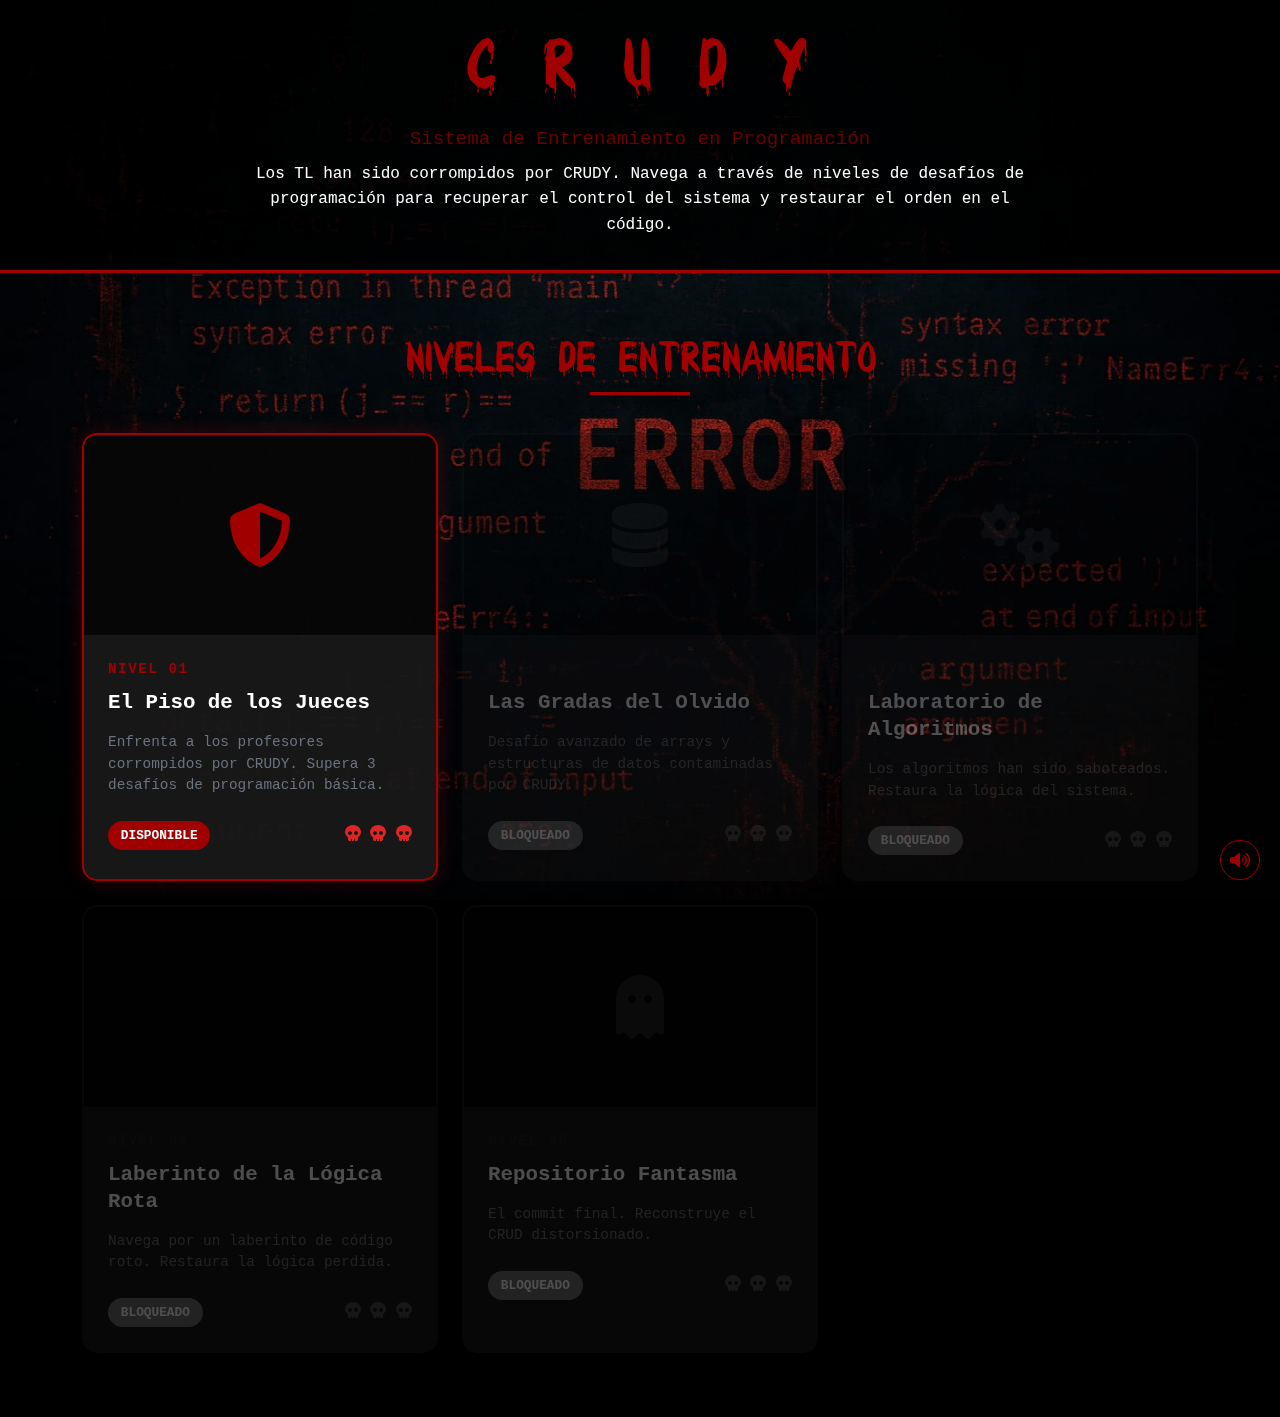
<file: index.html>
<!DOCTYPE html>
<html lang="es">
<head>
    <meta charset="UTF-8">
    <meta name="viewport" content="width=device-width, initial-scale=1.0">
    <title>CRUDY - Sistema de Entrenamiento</title>
    <link href="https://cdnjs.cloudflare.com/ajax/libs/bootstrap/5.3.0/css/bootstrap.min.css" rel="stylesheet">
    <link href="https://cdnjs.cloudflare.com/ajax/libs/font-awesome/6.4.0/css/all.min.css" rel="stylesheet">
    <link rel="stylesheet" href="css/styles.css">

</head>
<body>
    <div class="fondo-glitch"></div>

    <audio id="bgMusic" class="audio-element" loop>
        <source src="assets/audio/fondo1.mp3" type="audio/mpeg">
    </audio>

    <audio id="buttonSound" class="audio-element">
        <source src="assets/sfx/butons.mp3" type="audio/mpeg">
    </audio>

    <div id="soundButton">
        <i class="fas fa-volume-up"></i>
    </div>

    <div id="story-screen" class="story-screen">
        <div class="story-content">
            <h1 id="story-title" class="story-title"></h1>
            <div id="story-text" class="story-text"></div>
            <button id="start-level-btn" class="start-level-btn">Comenzar Nivel</button>
        </div>
    </div>

    <div id="main-page">
        <header class="main-header">
            <div class="container">
                <h1 class="game-logo">
                    <span class="letra-goteo">C</span>
                    <span class="letra-goteo">R</span>
                    <span class="letra-goteo">U</span>
                    <span class="letra-goteo">D</span>
                    <span class="letra-goteo">Y</span>
                </h1>
                <p class="game-subtitle">Sistema de Entrenamiento en Programación</p>
                <p class="game-description">
                    Los TL han sido corrompidos por CRUDY. Navega a través de niveles de desafíos de programación
                    para recuperar el control del sistema y restaurar el orden en el código.
                </p>
            </div>
        </header>

        <section class="levels-container">
            <div class="container">
                <h2 class="section-title">NIVELES DE ENTRENAMIENTO</h2>

                <div class="row g-4">
                    <div class="col-lg-6 col-xl-4">
                        <div class="level-card enabled" id="level1-card" onclick="playButtonSound(); showStory(1)">
                            <div class="level-card-image">
                                <i class="fas fa-shield-alt"></i>
                            </div>
                            <div class="level-card-body">
                                <div class="level-number">Nivel 01</div>
                                <h3 class="level-title">El Piso de los Jueces</h3>
                                <p class="level-description">
                                    Enfrenta a los profesores corrompidos por CRUDY.
                                    Supera 3 desafíos de programación básica.
                                </p>
                                <div class="level-status">
                                    <span class="status-badge status-enabled">Disponible</span>
                                    <div class="level-difficulty">
                                        <i class="fas fa-skull"></i>
                                        <i class="fas fa-skull"></i>
                                        <i class="fas fa-skull"></i>
                                    </div>
                                </div>
                            </div>
                        </div>
                    </div>

                    <div class="col-lg-6 col-xl-4">
                        <div class="level-card" id="level2-card" onclick="playButtonSound(); showStory(2)">
                            <div class="level-card-image">
                                <i class="fas fa-database"></i>
                            </div>
                            <div class="level-card-body">
                                <div class="level-number">Nivel 02</div>
                                <h3 class="level-title">Las Gradas del Olvido</h3>
                                <p class="level-description">
                                    Desafío avanzado de arrays y estructuras de datos
                                    contaminadas por CRUDY.
                                </p>
                                <div class="level-status">
                                    <span class="status-badge status-locked">Bloqueado</span>
                                    <div class="level-difficulty">
                                        <i class="fas fa-skull"></i>
                                        <i class="fas fa-skull"></i>
                                        <i class="fas fa-skull"></i>
                                    </div>
                                </div>
                            </div>
                        </div>
                    </div>

                    <div class="col-lg-6 col-xl-4">
                        <div class="level-card" id="level3-card" onclick="playButtonSound(); showStory(3)">
                            <div class="level-card-image">
                                <i class="fas fa-cogs"></i>
                            </div>
                            <div class="level-card-body">
                                <div class="level-number">Nivel 03</div>
                                <h3 class="level-title">Laboratorio de Algoritmos</h3>
                                <p class="level-description">
                                    Los algoritmos han sido saboteados.
                                    Restaura la lógica del sistema.
                                </p>
                                <div class="level-status">
                                    <span class="status-badge status-locked">Bloqueado</span>
                                    <div class="level-difficulty">
                                        <i class="fas fa-skull"></i>
                                        <i class="fas fa-skull"></i>
                                        <i class="fas fa-skull"></i>
                                    </div>
                                </div>
                            </div>
                        </div>
                    </div>

                    <div class="col-lg-6 col-xl-4">
                        <div class="level-card" id="level4-card" onclick="playButtonSound(); showStory(4)">
                            <div class="level-card-image">
                                <i class="fas fa-labyrinth"></i>
                            </div>
                            <div class="level-card-body">
                                <div class="level-number">Nivel 04</div>
                                <h3 class="level-title">Laberinto de la Lógica Rota</h3>
                                <p class="level-description">
                                    Navega por un laberinto de código roto.
                                    Restaura la lógica perdida.
                                </p>
                                <div class="level-status">
                                    <span class="status-badge status-locked">Bloqueado</span>
                                    <div class="level-difficulty">
                                        <i class="fas fa-skull"></i>
                                        <i class="fas fa-skull"></i>
                                        <i class="fas fa-skull"></i>
                                    </div>
                                </div>
                            </div>
                        </div>
                    </div>

                    <div class="col-lg-6 col-xl-4">
                        <div class="level-card" id="level5-card" onclick="playButtonSound(); showStory(5)">
                            <div class="level-card-image">
                                <i class="fas fa-ghost"></i>
                            </div>
                            <div class="level-card-body">
                                <div class="level-number">Nivel 05</div>
                                <h3 class="level-title">Repositorio Fantasma</h3>
                                <p class="level-description">
                                    El commit final. Reconstruye el CRUD distorsionado.
                                </p>
                                <div class="level-status">
                                    <span class="status-badge status-locked">Bloqueado</span>
                                    <div class="level-difficulty">
                                        <i class="fas fa-skull"></i>
                                        <i class="fas fa-skull"></i>
                                        <i class="fas fa-skull"></i>
                                    </div>
                                </div>
                            </div>
                        </div>
                    </div>
                </div>
            </div>
        </section>
    </div>

    <div id="game-page-level1" class="game-page">
        <div class="game-header">
            <div class="container">
                <div class="row align-items-center">
                    <div class="col-md-8">
                        <h1 class="game-title">NIVEL 1 - EL PISO DE LOS JUECES</h1>
                    </div>
                    <div class="col-md-4 text-end">
                        <div class="lives-container justify-content-end">
                            <span class="text-white me-2">Vidas:</span>
                            <div id="livesDisplayLevel1"></div>
                        </div>
                    </div>
                </div>
            </div>
        </div>

        <div class="progress-container">
            <h3 class="progress-title">Progreso del Nivel 1</h3>
            <div class="progress-bar">
                <div class="progress-fill" id="progress-level1" style="width: 0%"></div>
            </div>
            <p class="progress-text" id="progress-text-level1">0/3 desafíos completados</p>
        </div>

        <div id="challenge1" class="game-card">
            <div class="challenge-container">
                <div class="challenge-content">
                    <h3 class="challenge-title">Desafío 1: Variables - Robin</h3>
                    <div class="challenge-description">
                        <p><strong>Situación:</strong> Robin, el <strong>Defensor del Código Puro</strong>, ha
                            corrompido las variables en este código.</p>
                        <p>¿Puedes identificar qué imprimirá este código?</p>

                        <div class="code-block">
                            let x = 5;
                            let y = 10;
                            let z = x + y;
                            x = 20;
                            console.log(z);</div>
                    </div>

                    <div class="options-container">
                        <div class="option" onclick="playButtonSound(); selectOption(this)">A) 15</div>
                        <div class="option" onclick="playButtonSound(); selectOption(this)">B) 20</div>
                        <div class="option" onclick="playButtonSound(); selectOption(this)">C) 30</div>
                        <div class="option" onclick="playButtonSound(); selectOption(this)">D) Error</div>
                    </div>

                    <button class="validate-btn" onclick="playButtonSound(); validateChallenge(1)">
                        <i class="fas fa-check"></i> Validar Respuesta
                    </button>

                    <div id="feedback1" class="feedback"></div>
                </div>

                <div class="professor-image">
                    <img src="../assets/img/robin.jpg" alt="Robin - Defensor del Código Puro">
                </div>
            </div>
        </div>

        <div id="challenge2" class="game-card">
            <div class="challenge-container">
                <div class="challenge-content">
                    <h3 class="challenge-title">Desafío 2: Condicionales - Anthony</h3>
                    <div class="challenge-description">
                        <p><strong>Situación:</strong> Anthony, <strong>The DOM Reaper</strong>, ha alterado este
                            código.</p>
                        <p>¿Qué mensaje imprimirá?</p>

                        <div class="code-block">let edad = 18;
                            let tieneLicencia = true;

                            if (edad >= 18 && tieneLicencia) {
                            console.log("Puede conducir");
                            } else if (edad >= 18 && !tieneLicencia) {
                            console.log("Necesita licencia");
                            } else {
                            console.log("Muy joven para conducir");
                            }</div>
                    </div>

                    <div class="options-container">
                        <div class="option" onclick="playButtonSound(); selectOption(this)">A) Puede conducir</div>
                        <div class="option" onclick="playButtonSound(); selectOption(this)">B) Necesita licencia</div>
                        <div class="option" onclick="playButtonSound(); selectOption(this)">C) Muy joven para conducir
                        </div>
                        <div class="option" onclick="playButtonSound(); selectOption(this)">D) Error</div>
                    </div>

                    <button class="validate-btn" onclick="playButtonSound(); validateChallenge(2)">
                        <i class="fas fa-check"></i> Validar Respuesta
                    </button>

                    <div id="feedback2" class="feedback"></div>
                </div>

                <div class="professor-image">
                    <img src="../assets/img/antony.jpg" alt="Anthony - The DOM Reaper">
                </div>
            </div>
        </div>

        <div id="challenge3" class="game-card">
            <div class="challenge-container">
                <div class="challenge-content">
                    <h3 class="challenge-title">Desafío 3: Bucles - Ramiro</h3>
                    <div class="challenge-description">
                        <p><strong>Situación:</strong> Ramiro, <strong>El Loop Eterno</strong>, ha modificado este
                            bucle.</p>
                        <p>¿Cuántas veces se ejecutará?</p>

                        <div class="code-block">let contador = 0;
                            for (let i = 0; i < 5; i++) { contador++; if (i===3) break; } console.log(contador);</div>
                    </div>

                    <div class="options-container">
                        <div class="option" onclick="playButtonSound(); selectOption(this)">A) 3</div>
                        <div class="option" onclick="playButtonSound(); selectOption(this)">B) 4</div>
                        <div class="option" onclick="playButtonSound(); selectOption(this)">C) 5</div>
                        <div class="option" onclick="playButtonSound(); selectOption(this)">D) 6</div>
                    </div>

                    <button class="validate-btn" onclick="playButtonSound(); validateChallenge(3)">
                        <i class="fas fa-check"></i> Validar Respuesta
                    </button>

                    <div id="feedback3" class="feedback"></div>
                </div>

                <div class="professor-image">
                    <img src="../assets/img/ramiro.jpg" alt="Ramiro - El Loop Eterno">
                </div>
            </div>
        </div>

        <div id="victory-level1" class="victory-screen" style="display: none;">
            <h2 class="victory-title">¡NIVEL 1 COMPLETADO!</h2>
            <div class="lives-container" style="justify-content: center; margin-bottom: 1.5rem;">
                <i class="fas fa-heart heart"></i>
                <span class="lives-count" id="remaining-lives-level1">5</span>
            </div>
            <p class="victory-message">
                Has superado los 3 desafíos del Nivel 1 y recuperado las llaves del sistema.
                ¡Ahora estás listo para enfrentar el próximo desafío en Las Gradas del Olvido!
            </p>

            <button class="next-level-btn" onclick="playButtonSound(); showStory(2)">
                <i class="fas fa-arrow-right"></i> Avanzar al Nivel 2
            </button>

            <button class="back-btn" onclick="playButtonSound(); showMainPage()">
                <i class="fas fa-home"></i> Volver al Menú Principal
            </button>
        </div>
    </div>

    <div id="game-page-level2" class="game-page">
        <div class="game-header">
            <div class="container">
                <div class="row align-items-center">
                    <div class="col-md-8">
                        <h1 class="game-title">NIVEL 2 - LAS GRADAS DEL OLVIDO</h1>
                    </div>
                    <div class="col-md-4 text-end">
                        <div class="lives-container justify-content-end">
                            <span class="text-white me-2">Vidas:</span>
                            <div id="livesDisplayLevel2"></div>
                        </div>
                    </div>
                </div>
            </div>
        </div>

        <div id="challenge-level2" class="game-card">
            <h3 class="challenge-title">Desafío Avanzado: Arrays y Métodos</h3>
            <div class="challenge-description">
                <p><strong>Situación:</strong> CRUDY ha corrompido este array de datos.</p>
                <p>¿Puedes determinar qué imprimirá este código?</p>

                <div class="code-block">const productos = [
                    {id: 1, nombre: "Laptop", precio: 1200, stock: 5},
                    {id: 2, nombre: "Smartphone", precio: 800, stock: 10},
                    {id: 3, nombre: "Tablet", precio: 500, stock: 8},
                    {id: 4, nombre: "Monitor", precio: 300, stock: 15},
                    {id: 5, nombre: "Teclado", precio: 100, stock: 20}
                    ];

                    // Función corrompida por CRUDY
                    const resultado = productos
                    .filter(p => p.precio > 400)
                    .map(p => ({
                    ...p,
                    precioConDescuento: p.precio * 0.9
                    }))
                    .reduce((total, p) => total + p.precioConDescuento, 0);

                    console.log(resultado);</div>
            </div>

            <div class="options-container">
                <div class="option" onclick="playButtonSound(); selectOption(this)">A) 1530</div>
                <div class="option" onclick="playButtonSound(); selectOption(this)">B) 1800</div>
                <div class="option" onclick="playButtonSound(); selectOption(this)">C) 1980</div>
                <div class="option" onclick="playButtonSound(); selectOption(this)">D) 2200</div>
            </div>

            <button class="validate-btn" onclick="playButtonSound(); validateLevel2()">
                <i class="fas fa-check"></i> Validar Respuesta
            </button>

            <div id="feedback-level2" class="feedback"></div>
        </div>

        <div id="victory-level2" class="victory-screen" style="display: none;">
            <h2 class="victory-title">¡NIVEL 2 COMPLETADO!</h2>
            <div class="lives-container" style="justify-content: center; margin-bottom: 1.5rem;">
                <i class="fas fa-heart heart"></i>
                <span class="lives-count" id="remaining-lives-level2">5</span>
            </div>
            <p class="victory-message">
                Has superado el desafío avanzado de Las Gradas del Olvido y recuperado los datos corrompidos por
                CRUDY.
                ¡Felicidades! Has restaurado el orden en el sistema de programación.
            </p>

            <button class="next-level-btn" onclick="playButtonSound(); showStory(3)">
                <i class="fas fa-arrow-right"></i> Avanzar al Nivel 3
            </button>

            <button class="back-btn" onclick="playButtonSound(); showMainPage()">
                <i class="fas fa-home"></i> Volver al Menú Principal
            </button>
        </div>
    </div>

    <div id="game-page-level3" class="game-page">
        <div class="game-header">
            <div class="container">
                <div class="row align-items-center">
                    <div class="col-md-8">
                        <h1 class="game-title">NIVEL 3 – LABORATORIO DE ALGORITMOS</h1>
                    </div>
                    <div class="col-md-4 text-end">
                        <div class="lives-container justify-content-end">
                            <span class="text-white me-2">Vidas:</span>
                            <div id="livesDisplayLevel3"></div>
                        </div>
                    </div>
                </div>
            </div>
        </div>

        <div id="challenge-level3" class="level">
            <h1>Nivel 3 - Zona de Juegos: CRITICAL HIT</h1>
            <p>Subes al tercer piso. La zona de juegos… no está vacía. CRUDY la ha convertido en un espacio glitcheado, con playstations oxidadas, fichas que tiemblan en la mesa de billar, y una pantalla gigante que dice “PRESS ANY KEY TO SCREAM”.</p>
            <div class="game">
                <h2>¿Qué devuelve este código?</h2>
                <div class="game__options">
                    <pre id="code-level3" class="code"></pre>
                    <div id="options-level3" class="options"></div>
                    <p id="result-level3" class="result"></p>
                    <button id="next-level3" class="next-btn"></button>
                </div>
            </div>
        </div>

        <div id="victory-level3" class="victory-screen" style="display: none;">
            <h2 class="victory-title">¡NIVEL 3 COMPLETADO!</h2>
            <div class="lives-container" style="justify-content: center; margin-bottom: 1.5rem;">
                <i class="fas fa-heart heart"></i>
                <span class="lives-count" id="remaining-lives-level3">5</span>
            </div>
            <p class="victory-message">
                Has restaurado los algoritmos corrompidos por CRUDY.
                ¡Felicidades! El sistema está más cerca de ser liberado.
            </p>

            <button class="next-level-btn" onclick="playButtonSound(); showStory(4)">
                <i class="fas fa-arrow-right"></i> Avanzar al Nivel 4
            </button>

            <button class="back-btn" onclick="playButtonSound(); showMainPage()">
                <i class="fas fa-home"></i> Volver al Menú Principal
            </button>
        </div>
    </div>

    <div id="game-page-level4" class="game-page">
        <div class="game-header">
            <div class="container">
                <div class="row align-items-center">
                    <div class="col-md-8">
                        <h1 class="game-title">NIVEL 4 - LABERINTO DE LA LÓGICA ROTA</h1>
                    </div>
                    <div class="col-md-4 text-end">
                        <div class="lives-container justify-content-end">
                            <span class="text-white me-2">Vidas:</span>
                            <div id="livesDisplayLevel4"></div>
                        </div>
                    </div>
                </div>
            </div>
        </div>

        <div id="challenge-level4" class="level-game">
            <h2>Nivel 4 - El laberinto de la Lógica Rota</h2>
            <pre id="texto-nivel4" class="story-text"></pre>
            <div id="botones-nivel4" class="options"></div>
            <p id="result-level4" class="result"></p> <button id="validate-level4-btn" class="validate-btn mt-3" style="display:none;"></button> </div>

        <div id="victory-level4" class="victory-screen" style="display: none;">
            <h2 class="victory-title">¡NIVEL 4 COMPLETADO!</h2>
            <div class="lives-container" style="justify-content: center; margin-bottom: 1.5rem;">
                <i class="fas fa-heart heart"></i>
                <span class="lives-count" id="remaining-lives-level4">5</span>
            </div>
            <p class="victory-message">
                Has navegado exitosamente por el laberinto de lógica rota.
                ¡Solo queda un nivel para liberar el sistema de CRUDY!
            </p>

            <button class="next-level-btn" onclick="playButtonSound(); showStory(5)">
                <i class="fas fa-arrow-right"></i> Avanzar al Nivel 5
            </button>

            <button class="back-btn" onclick="playButtonSound(); showMainPage()">
                <i class="fas fa-home"></i> Volver al Menú Principal
            </button>
        </div>
    </div>

    <div id="game-page-level5" class="game-page">
        <div class="game-header">
            <div class="container">
                <div class="row align-items-center">
                    <div class="col-md-8">
                        <h1 class="game-title">NIVEL 5 - REPOSITORIO FANTASMA</h1>
                    </div>
                    <div class="col-md-4 text-end">
                        <div class="lives-container justify-content-end">
                            <span class="text-white me-2">Vidas:</span>
                            <div id="livesDisplayLevel5"></div>
                        </div>
                    </div>
                </div>
            </div>
        </div>

        <div id="challenge-level5" class="level">
            <h1>Nivel 5 - Repositorio Fantasma: El Commit Final</h1>
            <p>En este nivel, el jugador debe reconstruir un CRUD distorsionado, en el que cada acción desencadena un efecto mental:</p>
            <div class="game">
                <h2>Elige la opción correcta</h2>
                <div class="game__options">
                    <pre id="code-level5" class="code"></pre>
                    <div id="options-level5" class="options"></div>
                    <p id="result-level5" class="result"></p>
                    <button id="next-level5" class="next-btn"></button>
                </div>
            </div>
        </div>

        <div id="victory-final" class="victory-screen" style="display: none;">
            <h2 class="victory-title">¡HAS DERROTADO A CRUDY!</h2>
            <div class="lives-container" style="justify-content: center; margin-bottom: 1.5rem;">
                <i class="fas fa-heart heart"></i>
                <span class="lives-count" id="remaining-lives-final">5</span>
            </div>
            <p class="victory-message">
                Has completado todos los niveles y liberado el sistema de la corrupción de CRUDY.
                ¡Felicidades, programador! Has restaurado el orden en el código.
            </p>

            <button class="next-level-btn" onclick="playButtonSound(); restartGame()">
                <i class="fas fa-redo"></i> Jugar de Nuevo
            </button>

            <button class="back-btn" onclick="playButtonSound(); showMainPage()">
                <i class="fas fa-home"></i> Volver al Menú Principal
            </button>
        </div>
    </div>

    <div id="game-over" class="game-over-screen" style="display: none;">
        <h2 class="game-over-title">¡GAME OVER!</h2>
        <div class="lives-container" style="justify-content: center; margin-bottom: 1.5rem;">
            <i class="fas fa-heart heart"></i>
            <span class="lives-count">0</span>
        </div>
        <p class="game-over-message">
            Has perdido todas tus vidas. CRUDY ha tomado el control completo del sistema.
            ¡Pero no te rindas! Inténtalo de nuevo y demuestra que puedes vencer al virus.
        </p>

        <button class="restart-btn" onclick="playButtonSound(); restartGame()">
            <i class="fas fa-redo"></i> Reiniciar Juego
        </button>

        <button class="back-btn" onclick="playButtonSound(); showMainPage()">
            <i class="fas fa-home"></i> Volver al Menú Principal
        </button>
    </div>

    
<script src="scripts/script.js"></script> 
</body>
</html>
</file>
<file: css/styles.css>
/* Variables de color */
        :root {
            --primary-black: #000000;
            --primary-red: #dc2626;
            --blood-red: #a00000;
            --dark-red: #6d0101;
            --secondary-white: #ffffff;
            --secondary-gray: #6b7280;
            --secondary-green: #16a34a;
            --accent-blue: #3b82f6;
        }

        /* Reset y estilos base */
        * {
            margin: 0;
            padding: 0;
            box-sizing: border-box;
        }

        body {
            font-family: 'Courier New', monospace;
            background-color: var(--primary-black);
            color: var(--primary-red);
            min-height: 100vh;
            overflow-x: hidden;
            position: relative;
        }

        /* Fondo con efecto glitch */
        .fondo-glitch {
            position: fixed;
            top: 0;
            left: 0;
            width: 100%;
            height: 100%;
            background-image: url('../assets/img/bg1.jpeg'); 
            background-size: cover;
            background-position: center;
            z-index: -1;
            animation: flicker 1.8s infinite;
            pointer-events: none;
        }

        @keyframes flicker {
            0%, 100% { opacity: 1; }
            50% { opacity: 0.3; }
        }

        /* Tipografía especial */
        @font-face {
            font-family: 'Bloody';
            src: url('../assets/fonts/BLOODY.TTF') format('truetype'); /* Hosted font */
            font-weight: normal;
            font-style: normal;
        }

        /* Efecto de letras sangrantes */
        .letra-goteo {
            position: relative;
            display: inline-block;
        }

        .letra-goteo::after {
            content: '';
            position: absolute;
            top: 100%;
            left: 50%;
            width: 2px;
            height: 0px;
            background: #f00;
            transform: translateX(-50%);
            opacity: 0.7;
            animation: derramar 2.6s infinite ease-in-out;
            box-shadow: 0 0 6px #f00, 0 0 3px #900;
        }

        .letra-goteo:nth-child(odd)::after { animation-delay: 0.4s; }
        .letra-goteo:nth-child(even)::after { animation-delay: 1.2s; }

        @keyframes derramar {
            0% { height: 0px; opacity: 0; }
            20% { opacity: 0.6; }
            50% { height: 30vh; }
            70% { height: 60vh; opacity: 0.5; }
            90% { height: 100vh; opacity: 0.2; }
            100% { height: 0px; opacity: 0; }
        }

        /* Header Principal */
        .main-header {
            background: rgba(0, 0, 0, 0.85);
            border-bottom: 3px solid var(--blood-red);
            padding: 2rem 0;
            text-align: center;
            position: relative;
            z-index: 10;
        }

        .game-logo {
            font-family: 'Bloody', sans-serif;
            font-size: 4rem;
            font-weight: normal;
            color: var(--blood-red);
            margin-bottom: 1rem;
            text-transform: uppercase;
            letter-spacing: 0.1em;
        }

        .game-subtitle {
            font-size: 1.2rem;
            color: var(--dark-red);
            margin-bottom: 0.5rem;
        }

        .game-description {
            font-size: 1rem;
            color: var(--secondary-white);
            max-width: 800px;
            margin: 0 auto;
            line-height: 1.6;
        }

        /* Sección de Niveles */
        .levels-container {
            padding: 4rem 0;
            position: relative;
            z-index: 5;
        }

        .section-title {
            text-align: center;
            font-family: 'Bloody', sans-serif;
            font-size: 2.5rem;
            color: var(--blood-red);
            margin-bottom: 3rem;
            position: relative;
        }

        .section-title::after {
            content: '';
            position: absolute;
            bottom: -10px;
            left: 50%;
            transform: translateX(-50%);
            width: 100px;
            height: 3px;
            background: var(--blood-red);
        }

        /* Tarjetas de nivel */
        .level-card {
            background: rgba(26, 26, 26, 0.9);
            border: 2px solid var(--dark-red);
            border-radius: 15px;
            overflow: hidden;
            transition: all 0.3s ease;
            position: relative;
            height: 100%;
            cursor: pointer;
        }

        .level-card.enabled {
            border-color: var(--blood-red);
            box-shadow: 0 0 20px rgba(160, 0, 0, 0.3);
        }

        .level-card.enabled:hover {
            transform: translateY(-10px);
            box-shadow: 0 20px 40px rgba(160, 0, 0, 0.4);
        }

        .level-card.disabled {
            opacity: 0.3;
            cursor: not-allowed;
            filter: grayscale(1);
        }

        .level-card-image {
            height: 200px;
            background: rgba(0, 0, 0, 0.7);
            display: flex;
            align-items: center;
            justify-content: center;
            position: relative;
            overflow: hidden;
        }

        .level-card-image i {
            font-size: 4rem;
            color: var(--blood-red);
            z-index: 2;
        }

        .level-card-body {
            padding: 1.5rem;
        }

        .level-number {
            font-size: 0.9rem;
            color: var(--blood-red);
            font-weight: bold;
            text-transform: uppercase;
            letter-spacing: 0.1em;
            margin-bottom: 0.5rem;
        }

        .level-title {
            font-size: 1.3rem;
            color: var(--secondary-white);
            margin-bottom: 1rem;
            font-weight: bold;
            line-height: 1.3;
        }

        .level-description {
            color: var(--secondary-gray);
            font-size: 0.9rem;
            line-height: 1.5;
            margin-bottom: 1.5rem;
        }

        .level-status {
            display: flex;
            align-items: center;
            justify-content: space-between;
        }

        .status-badge {
            padding: 0.3rem 0.8rem;
            border-radius: 20px;
            font-size: 0.8rem;
            font-weight: bold;
            text-transform: uppercase;
        }

        .status-enabled {
            background: var(--blood-red);
            color: var(--secondary-white);
        }

        .status-locked {
            background: var(--secondary-gray);
            color: var(--secondary-white);
        }

        /* Botones */
        button, .btn {
            background: transparent;
            border: 2px solid var(--dark-red);
            color: var(--dark-red);
            font-family: monospace;
            transition: all 0.2s;
            cursor: pointer;
        }

        button:hover, .btn:hover {
            background: var(--blood-red);
            color: var(--primary-black);
        }

        .validate-btn {
            background: var(--blood-red);
            border: none;
            color: white;
        }

        .validate-btn:hover {
            background: #c82333;
            color: white;
        }

        /* Páginas de juego */
        .game-page {
            display: none;
            min-height: 60vh;
            position: relative;
            z-index: 2;
        }

        .game-header {
            background: rgba(0, 0, 0, 0.9);
            border-bottom: 2px solid var(--blood-red);
            padding: 1rem 0;
            position: sticky;
            top: 0;
            z-index: 100;
        }

        .game-title {
            font-family: 'Bloody', sans-serif;
            font-size: 1.8rem;
            color: var(--blood-red);
        }

        .heart {
            color: var(--blood-red);
            font-size: 1.5rem;
        }

        /* Contenedor de desafío */
        .challenge-container {
            display: flex;
            gap: 20px;
            padding: 20px;
        }

        .challenge-content {
            flex: 2;
        }

        .professor-image {
            flex: 1;
            display: flex;
            align-items: center;
            justify-content: center;
        }

        .professor-image img {
            max-width: 100%;
            max-height: 600px;
            border: 2px solid var(--blood-red);
            border-radius: 10px;
            box-shadow: 0 0 15px rgba(160, 0, 0, 0.5);
        }

        .game-card {
            background: rgba(26, 26, 26, 0.9);
            border: 2px solid var(--blood-red);
            border-radius: 15px;
            padding: 2rem;
            margin: 2rem auto;
            max-width: 100%;
        }

        .challenge-title {
            color: var(--blood-red);
            font-family: 'Bloody', sans-serif;
            font-size: 1.8rem;
            margin-bottom: 1rem;
            text-align: center;
            border-bottom: 2px solid var(--dark-red);
            padding-bottom: 10px;
        }

        .challenge-description {
            margin-bottom: 1.5rem;
            color: #ddd;
            line-height: 1.6;
        }

        .challenge-description strong {
            color: var(--blood-red);
        }

        .code-block {
            background: #0d1117;
            border: 1px solid #30363d;
            border-radius: 6px;
            padding: 1rem;
            margin: 1rem 0;
            font-family: 'Courier New', monospace;
            color: #c9d1d9;
            overflow-x: auto;
            font-size: 0.9rem;
            line-height: 1.5;
            white-space: pre;
        }

        .options-container, .options { /* Unified styles for all options containers */
            display: grid;
            gap: 1rem;
            margin: 2rem 0;
        }

        .option {
            background: rgba(0, 0, 0, 0.6);
            border: 2px solid var(--dark-red);
            border-radius: 8px;
            padding: 1rem;
            cursor: pointer;
            transition: all 0.3s ease;
            color: #f1f1f1;
            text-align: left;
            display: flex;
            align-items: center;
        }

        .option:hover {
            border-color: var(--blood-red);
            background: rgba(160, 0, 0, 0.1);
        }

        .option.selected {
            border-color: var(--blood-red);
            background: rgba(160, 0, 0, 0.2);
        }

        .option::before {
            content: '';
            display: inline-block;
            width: 20px;
            height: 20px;
            border: 2px solid var(--dark-red);
            border-radius: 50%;
            margin-right: 15px;
        }

        .option.selected::before {
            background-color: var(--blood-red);
        }

        /* Pantallas de victoria/derrota */
        .victory-screen, .game-over-screen {
            text-align: center;
            padding: 3rem;
            max-width: 700px;
            margin: 2rem auto;
            background: rgba(0, 0, 0, 0.8);
            border: 3px solid var(--blood-red);
            border-radius: 15px;
            position: relative;
            z-index: 10;
        }

        .victory-title, .game-over-title {
            color: var(--blood-red);
            font-family: 'Bloody', sans-serif;
            font-size: 2.5rem;
            margin-bottom: 1.5rem;
        }

        .next-level-btn, .restart-btn {
            background: var(--blood-red);
            border: none;
            color: white;
        }

        /* Progreso */
        .progress-container {
            max-width: 100%;
            margin: 2rem auto;
            padding: 1.5rem;
            background: rgba(26, 26, 26, 0.8);
            border: 2px solid var(--blood-red);
            border-radius: 10px;
        }

        .progress-title {
            color: var(--blood-red);
            text-align: center;
            margin-bottom: 1rem;
        }

        .progress-bar {
            height: 20px;
            background-color: rgba(0, 0, 0, 0.5);
            border-radius: 10px;
            margin-bottom: 1rem;
            overflow: hidden;
        }

        .progress-fill {
            height: 100%;
            background: var(--blood-red);
            border-radius: 10px;
            transition: width 0.5s ease;
        }

        /* Responsive */
        @media (max-width: 768px) {
            .game-logo { font-size: 2.5rem; }
            .section-title { font-size: 2rem; }
            .level-card-image { height: 150px; }
            .level-card-image i { font-size: 3rem; }
            .challenge-container { flex-direction: column; }
            .professor-image { margin-top: 20px; }
        }

        /* Efecto de sonido */
        #soundButton {
            position: fixed;
            bottom: 20px;
            right: 20px;
            z-index: 1000;
            background: rgba(0, 0, 0, 0.7);
            border: 1px solid var(--blood-red);
            color: var(--blood-red);
            width: 40px;
            height: 40px;
            border-radius: 50%;
            display: flex;
            align-items: center;
            justify-content: center;
            cursor: pointer;
        }

        /* Elementos de audio ocultos */
        .audio-element { display: none; }

        .feedback, .result { /* Unified feedback/result styles */
            margin-top: 1rem;
            padding: 1rem;
            border-radius: 8px;
            text-align: center;
            font-weight: bold;
            display: none; /* Hidden by default */
        }

        .feedback.success, .result.success {
            background: rgba(40, 167, 69, 0.2);
            border: 1px solid var(--secondary-green);
            color: var(--secondary-green);
        }

        .feedback.error, .result.error {
            background: rgba(220, 53, 69, 0.2);
            border: 1px solid var(--primary-red);
            color: var(--primary-red);
        }

        /* Estilos para niveles 3-5 */
        .story-screen {
            display: none;
            position: fixed;
            top: 0;
            left: 0;
            width: 100%;
            height: 100%;
            background: rgba(0, 0, 0, 0.9);
            z-index: 1000;
            padding: 2rem;
            color: white;
            overflow-y: auto;
            text-align: center;
        }

        .story-content {
            max-width: 800px;
            margin: 0 auto;
            padding: 2rem;
            background: rgba(30, 0, 0, 0.7);
            border: 2px solid var(--blood-red);
            border-radius: 15px;
            position: relative;
        }

        .story-title {
            font-family: 'Bloody', sans-serif;
            font-size: 2.5rem;
            color: var(--blood-red);
            margin-bottom: 1.5rem;
        }

        .story-text {
            font-size: 1.1rem;
            line-height: 1.6;
            margin-bottom: 2rem;
            text-align: left;
        }

        .story-binary {
            font-family: monospace;
            color: #0f0;
            background: #000;
            padding: 10px;
            margin: 10px 0;
            display: inline-block;
        }

        .story-code, .code { /* Unified code block styles */
            background: #0d1117;
            border: 1px solid #30363d;
            border-radius: 6px;
            padding: 1rem;
            margin: 1rem 0;
            font-family: 'Courier New', monospace;
            color: #c9d1d9;
            overflow-x: auto;
            text-align: left;
        }

        .start-level-btn {
            background: var(--blood-red);
            border: none;
            color: white;
            padding: 10px 25px;
            font-size: 1.2rem;
            border-radius: 5px;
            cursor: pointer;
            margin-top: 20px;
            transition: background 0.3s;
        }

        .start-level-btn:hover { background: #c82333; }

        /* General level container for 3-5 */
        .level {
            max-width: 800px;
            margin: 2rem auto;
            padding: 2rem;
            background: rgba(26, 26, 26, 0.9);
            border: 2px solid var(--blood-red);
            border-radius: 15px;
        }

        .game__options {
            margin-top: 2rem;
        }

        .next-btn {
            background: var(--blood-red);
            border: none;
            color: white;
            padding: 10px 20px;
            border-radius: 5px;
            cursor: pointer;
            margin-top: 1rem;
        }
</file>
